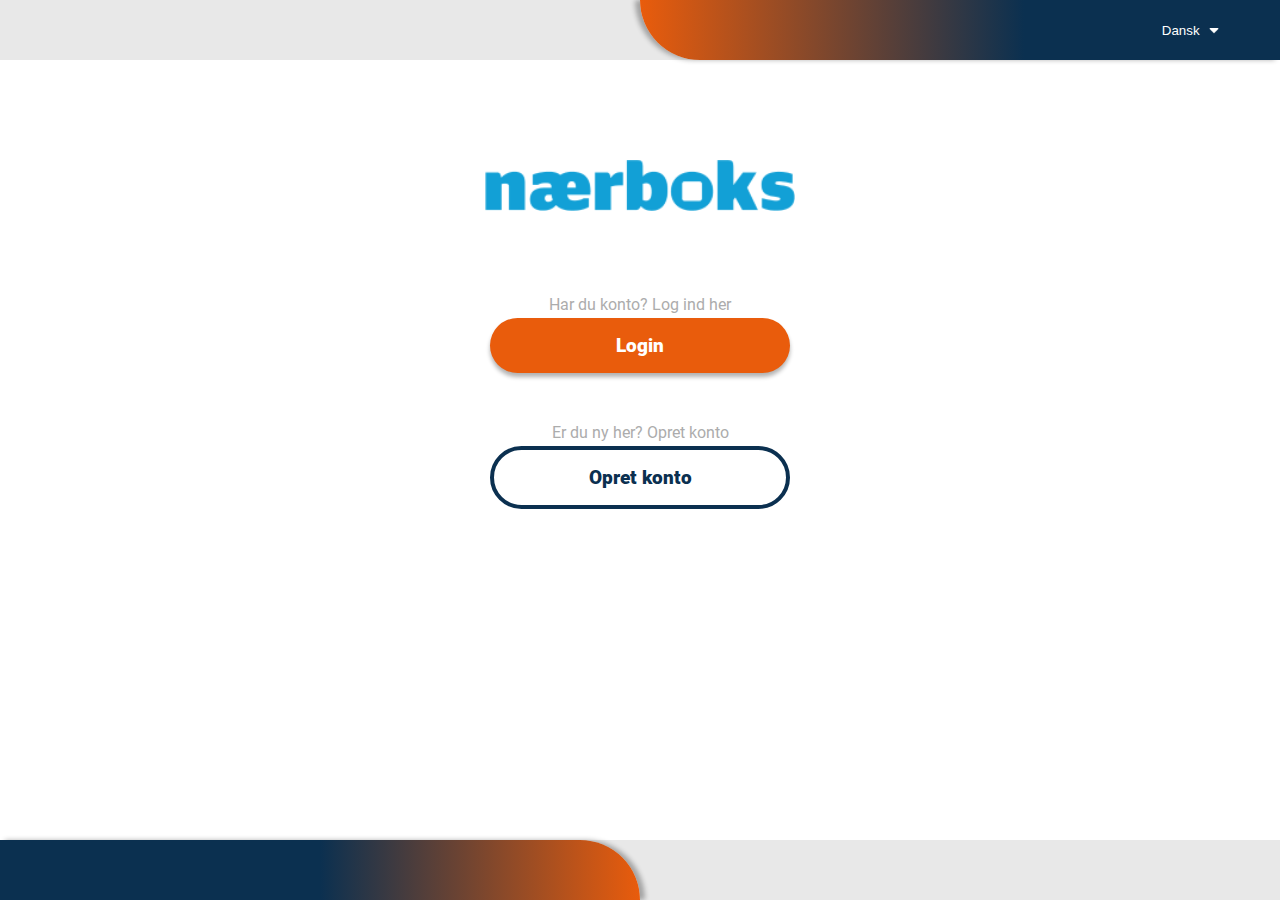
<file: Naerboks Eksamensprojekt/index.html>
<!DOCTYPE html>
<html lang="da">
<head>
    <meta charset="UTF-8">
    <meta name="viewport" content="width=device-width, initial-scale=1.0">
    <title>Nærboks Login</title>
    <link rel="stylesheet" href="style.css">
</head>
<body>

    <!--Header-->
    <header class="header">
        <!--Header Box Styling-->
        <div class="header__box"></div>

        <button class="header__languageSelection">
            <span class="header__languageName">Dansk</span>
            <span class="header__languageIcon">
                <img class="header__languageImage" src="images\arrowDownIcon.png" alt="Tryk for at vælge sprog">
            </span>
        </button>
    </header>

    <main class="main">
        <!--Logo-->
        <span class="logo">
            <img class="logo__image" src="images\naerboksLogoPrimary.png" alt="Nærboks logo">
        </span>

        <!--Sign In Options-->
        <section class="signInOptions">
            <section class="login">
                <p class="login__description">Har du konto? Log ind her</p>
                <a class="login__link" href="login.html">Login</a>
            </section>

            <section class="signUp">
                <p class="signUp__description">Er du ny her? Opret konto</p>
                <a class="signUp__link" href="createAccount.html">Opret konto</a>
            </section>
        </section>
    </main>

    <!-- Footer -->
    <footer class="footer">
        <!--Footer Box Styling-->
        <div class="footer__box"></div>
    </footer>

</body>
</html>
</file>
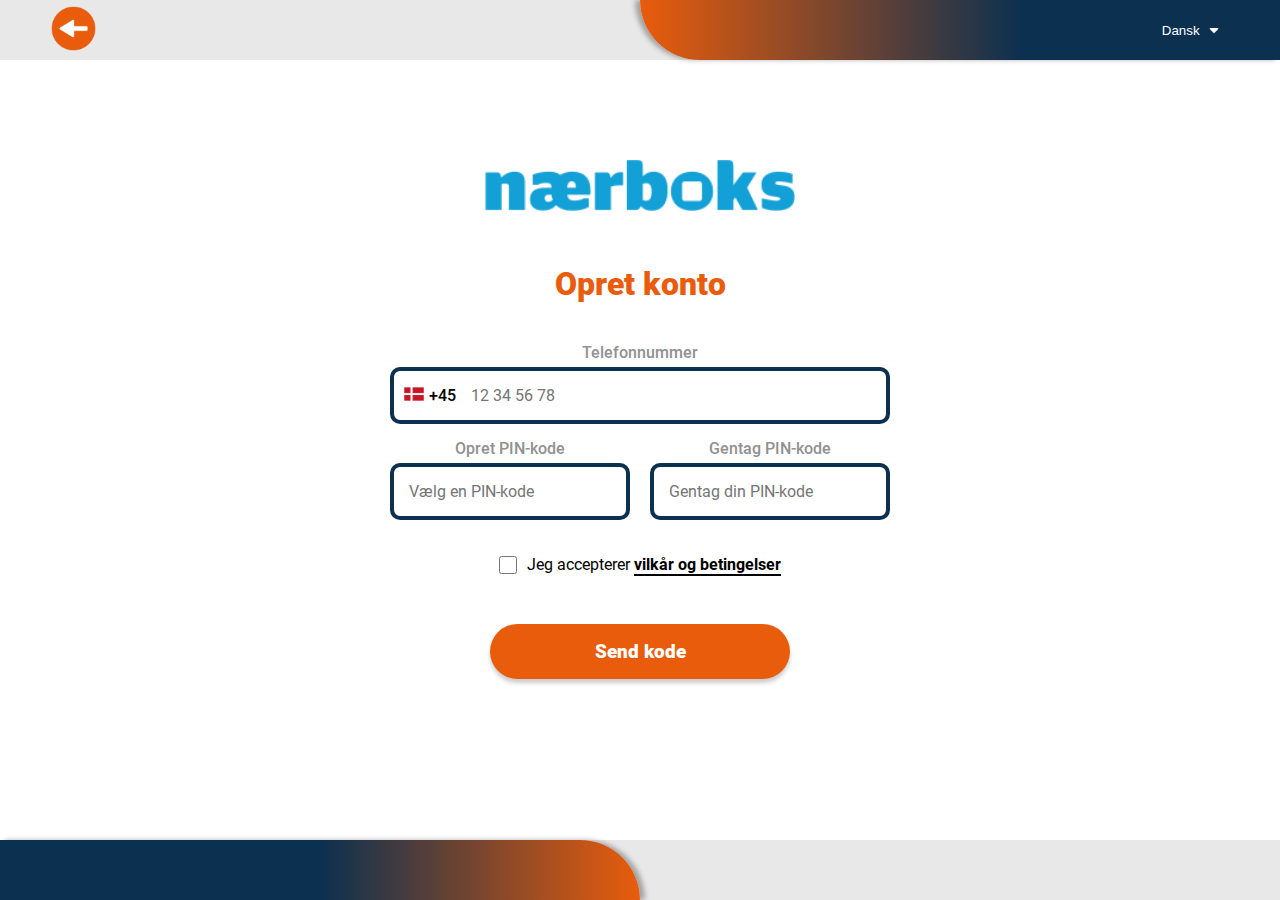
<file: Naerboks Eksamensprojekt/createAccount.html>
<!DOCTYPE html>
<html lang="da">
<head>
    <meta charset="UTF-8">
    <meta name="viewport" content="width=device-width, initial-scale=1.0">
    <title>Opret konto</title>
    <link rel="stylesheet" href="style.css">
</head>
<body>
    
    <!--Header-->
    <header class="header">
        <!--Header Box Styling-->
        <div class="header__box"></div>

        <a class="header__backButton" href="index.html">
            <img src="images\arrowLeftIcon.png" alt="Gå tilbage">
        </a>
        <button class="header__languageSelection">
            <span class="header__languageName">Dansk</span>
            <span class="header__languageIcon">
                <img class="header__languageImage" src="images\arrowDownIcon.png" alt="Tryk for at vælge sprog">
            </span>
        </button>
    </header>

    <main class="main">
        <!--Logo-->
        <span class="logo">
            <img class="logo__image" src="images\naerboksLogoPrimary.png" alt="Nærboks logo">
        </span>

        <!--Create Account Form-->
        <form class="createAccountForm">
            <fieldset class="createAccountForm__fieldset">
                <legend class="createAccountForm__legend">Opret konto</legend>

                <!--Phonenumber-->
                <div class="createAccountForm__inputGroup">
                    <label class="createAccountForm__label" for="phoneNumber">Telefonnummer</label>
                    <div class="createAccountForm__inputWrapper inputAnimation inputAnimation">
                        <span class="createAccountForm__flag">
                            <img class="createAccountForm__image" src="images\flagDenmark.png" alt="Danmarks flag">
                        </span>
                        <span class="createAccountForm__countryCode">+45</span>
                        <input class="createAccountForm__input" type="tel" id="phoneNumber" placeholder="12 34 56 78" maxlength="8" required>
                    </div>
                </div>

                <!--Create PIN code-->
                <div class="createAccountForm__pinCodeGroup">
                    <div class="createAccountForm__inputGroup">
                        <label class="createAccountForm__label" for="pinCode">Opret PIN-kode</label>
                        <input class="createAccountForm__input createAccountForm__pinCode inputAnimation" type="password" id="pinCode" placeholder="Vælg en PIN-kode" maxlength="6" required>
                    </div>

                    <!--Confirm PIN code-->
                    <div class="createAccountForm__inputGroup">
                        <label class="createAccountForm__label" for="confirmPinCode">Gentag PIN-kode</label>
                        <input class="createAccountForm__input createAccountForm__pinCode inputAnimation" type="password" id="confirmPinCode" placeholder="Gentag din PIN-kode" inputmode="numeric" required>
                    </div>
                </div>

                <!--Checkbox for Terms & Conditions-->
                <div class="createAccountForm__terms">
                    <input class="createAccountForm__checkbox" type="checkbox" id="acceptTerms">
                    <label class="createAccountForm__termsLabel" for="acceptTerms">
                        Jeg accepterer <a class="createAccountForm__termsLink" href="#">vilkår og betingelser</a>
                    </label>
                </div>

                <!--Send Code Button-->
                <a class="createAccountForm__submitButton" href="verify.html">Send kode</a>
            </fieldset>
        </form>
    </main>

    <!-- Footer -->
    <footer class="footer">
        <!--Footer Box Styling-->
        <div class="footer__box"></div>
    </footer>

</body>
</html>
</file>
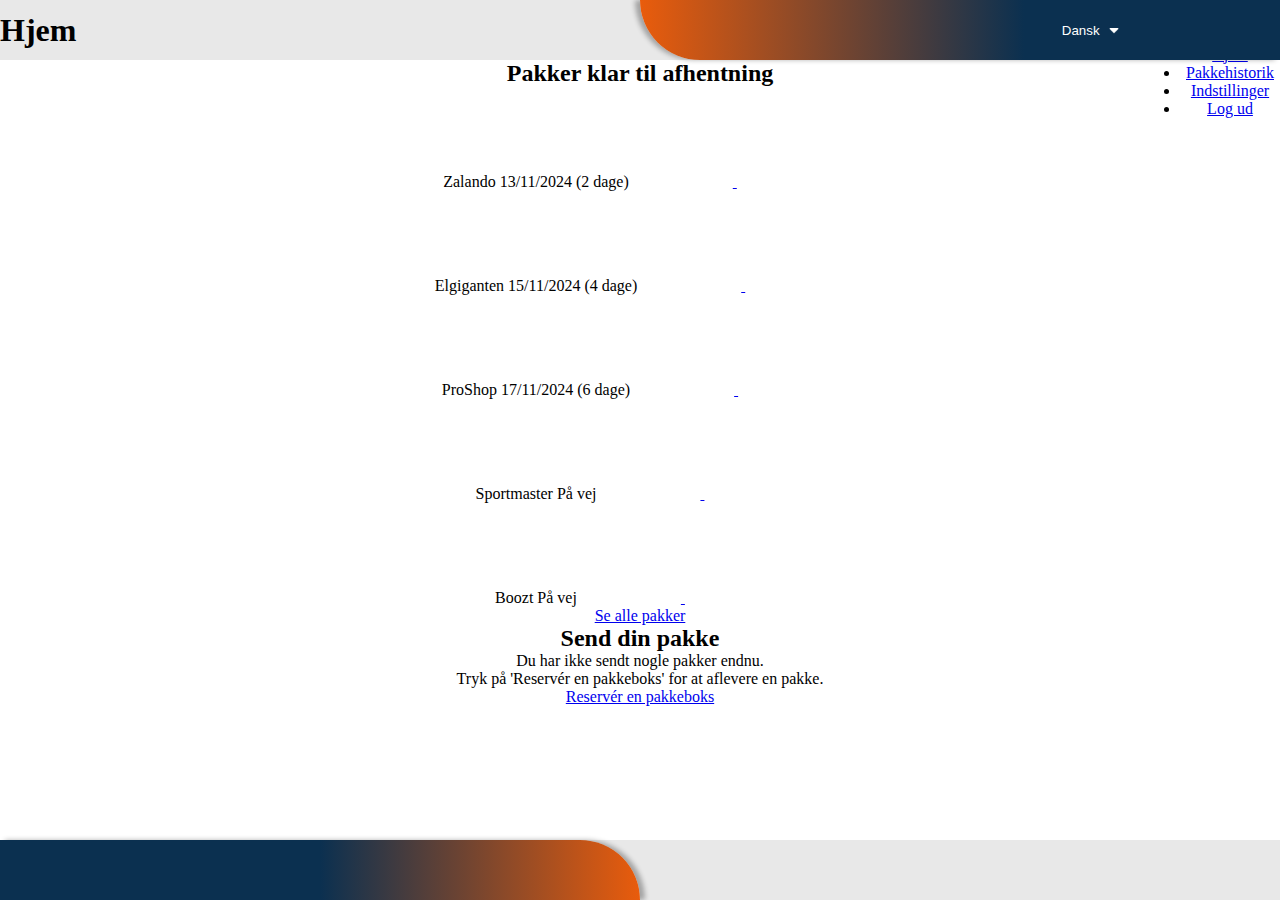
<file: Naerboks Eksamensprojekt/home.html>
<!DOCTYPE html>
<html lang="da">
<head>
    <meta charset="UTF-8">
    <meta name="viewport" content="width=device-width, initial-scale=1.0">
    <title>Hjem</title>
    <link rel="stylesheet" href="style.css">
</head>
<body>
    
    <!--Header-->
    <header class="header">
        <!--Header Box Styling-->
        <div class="header__box"></div>

        <h1 class="header__title">Hjem</h1>

        <!-- Sprogvalg -->
        <button class="header__languageSelection">
            <span class="header__languageName">Dansk</span>
            <span class="header__languageIcon">
                <img class="header__languageImage" src="images\arrowDownIcon.png" alt="Tryk for at vælge sprog">
            </span>
        </button>

        <!--Burger-menu-->
        <div class="header__menu">
            <button class="header__menuButton">
                <img class="header__menuImage" src="images\burgerMenuIcon.png" alt="Åbn menu">
            </button>
            <ul class="header__menuDropdown">
                <li class="header__menuItem">
                    <a class="header__menuLink" href="home.html">Hjem</a>
                </li>
                <li class="header__menuItem">
                    <a class="header__menuLink" href="#">Pakkehistorik</a>
                </li>
                <li class="header__menuItem">
                    <a class="header__menuLink" href="#">Indstillinger</a>
                </li>
                <li class="header__menuItem">
                    <a class="header__menuLink" href="index.html">Log ud</a>
                </li>
            </ul>
        </div>
    </header>

    <!--Main Content-->
    <main class="home">
        <!--Packages ready for collecting-->
        <section class="home__packages">
            <h2 class="home__sectionTitle">Pakker klar til afhentning</h2>
            <ul class="home__packageList">
                <li class="home__packageItem">
                    <span class="home__companyName">Zalando</span>
                    <span class="home__pickupDate">13/11/2024 <span class="home__countdown home__countdown--highlight">(2 dage)</span></span>
                    <a class="home__actionsButton" href="#">
                        <img class="home__itemIcon" src="images\packageIcon.png" alt="Pakkedetaljer ikon">
                        <img class="home__itemIcon" src="images\arrowRightIcon.png" alt="Gå til pakkedetaljer">
                    </a>
                </li>

                <li class="home__packageItem">
                    <span class="home__companyName">Elgiganten</span>
                    <span class="home__pickupDate">15/11/2024 <span class="home__countdown">(4 dage)</span></span>
                    <a class="home__actionsButton" href="#">
                        <img class="home__itemIcon" src="images\packageIcon.png" alt="Pakkedetaljer ikon">
                        <img class="home__itemIcon" src="images\arrowRightIcon.png" alt="Gå til pakkedetaljer">
                    </a>
                </li>

                <li class="home__packageItem">
                    <span class="home__companyName">ProShop</span>
                    <span class="home__pickupDate">17/11/2024 <span class="home__countdown">(6 dage)</span></span>
                    <a class="home__actionsButton" href="#">
                        <img class="home__itemIcon" src="images\packageIcon.png" alt="Pakkedetaljer ikon">
                        <img class="home__itemIcon" src="images\arrowRightIcon.png" alt="Gå til pakkedetaljer">
                    </a>
                </li>

                <li class="home__packageItem">
                    <span class="home__companyName">Sportmaster</span>
                    <span class="home__pickupDate">På vej</span>
                    <a class="home__actionsButton" href="#">
                        <img class="home__itemIcon" src="images\packageIcon.png" alt="Pakkedetaljer ikon">
                        <img class="home__itemIcon" src="images\arrowRightIcon.png" alt="Gå til pakkedetaljer">
                    </a>
                </li>

                <li class="home__packageItem">
                    <span class="home__companyName">Boozt</span>
                    <span class="home__pickupDate">På vej</span>
                    <a class="home__actionsButton" href="#">
                        <img class="home__itemIcon" src="images\packageIcon.png" alt="Pakkedetaljer ikon">
                        <img class="home__itemIcon" src="images\arrowRightIcon.png" alt="Gå til pakkedetaljer">
                    </a>
                </li>
            </ul>
            <a class="home__allPackages" href="#">Se alle pakker</a>
        </section>

        <!--Send your package-->
        <section class="home__sendPackage">
            <h2 class="home__sectionTitle">Send din pakke</h2>
            <p class="home__noPackages">Du har ikke sendt nogle pakker endnu.</p>
            <p class="home__noPackages">Tryk på 'Reservér en pakkeboks' for at aflevere en pakke.</p>
            <a class="home__reserveButton" href="#">Reservér en pakkeboks</a>
        </section>
    </main>

    <!-- Footer -->
    <footer class="footer">
        <!--Footer Box Styling-->
        <div class="footer__box"></div>
    </footer>

</body>
</html>
</file>
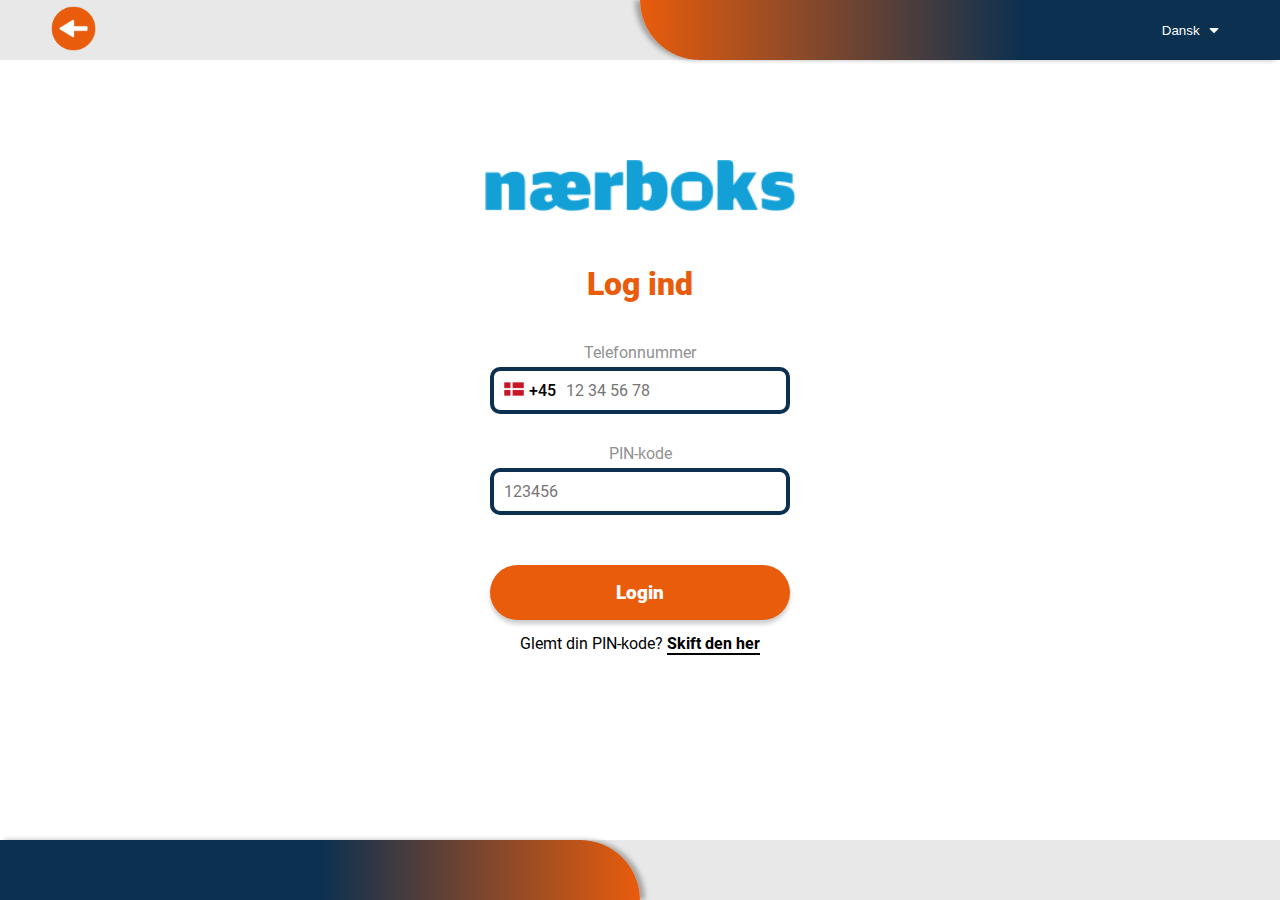
<file: Naerboks Eksamensprojekt/login.html>
<!DOCTYPE html>
<html lang="da">
<head>
    <meta charset="UTF-8">
    <meta name="viewport" content="width=device-width, initial-scale=1.0">
    <title>Login</title>
    <link rel="stylesheet" href="style.css">
</head>
<body>

    <!--Header-->
    <header class="header">
        <!--Header Box Styling-->
        <div class="header__box"></div>

        <a class="header__backButton" href="index.html">
            <img src="images\arrowLeftIcon.png" alt="Gå tilbage">
        </a>
        <button class="header__languageSelection">
            <span class="header__languageName">Dansk</span>
            <span class="header__languageIcon">
                <img class="header__languageImage" src="images\arrowDownIcon.png" alt="Tryk for at vælge sprog">
            </span>
        </button>
    </header>

    <!--Logo-->
    <span class="logo">
        <img class="logo__image" src="images\naerboksLogoPrimary.png" alt="Nærboks logo">
    </span>

    <main class="main">
        <!--Login Form-->
        <form class="loginForm">
            <fieldset class="loginForm__fieldset">
                <legend class="loginForm__legend">Log ind</legend>

                <div class="loginForm__inputGroup">
                    <label class="loginForm__label" for="phoneNumber">Telefonnummer</label>
                    <div class="loginForm__inputWrapper inputAnimation">
                        <span class="loginForm__flag">
                            <img class="loginForm__image" src="images\flagDenmark.png" alt="Danmarks flag">
                        </span>
                        <span class="loginForm__countryCode">+45</span>
                        <input class="loginForm__input" type="tel" id="phoneNumber" maxlength="8" placeholder="12 34 56 78" required>
                    </div>
                </div>

                <div class="loginForm__inputGroup">
                    <label class="loginForm__label" for="pinCode">PIN-kode</label>
                    <input class="loginForm__input loginForm__pinCode inputAnimation" type="password" id="pinCode" maxlength="6" placeholder="123456" inputmode="numeric" required>
                </div>

                <a class="loginForm__submitButton" href="home.html">Login</a>
                <p class="loginForm__forgotPin">
                    Glemt din PIN-kode?
                    <a class="loginForm__forgotPin--highlight" href="#">Skift den her</a>
                </p>
            </fieldset>
        </form>
    </main>

    <!-- Footer -->
    <footer class="footer">
        <!--Footer Box Styling-->
        <div class="footer__box"></div>
    </footer>

</body>
</html>
</file>
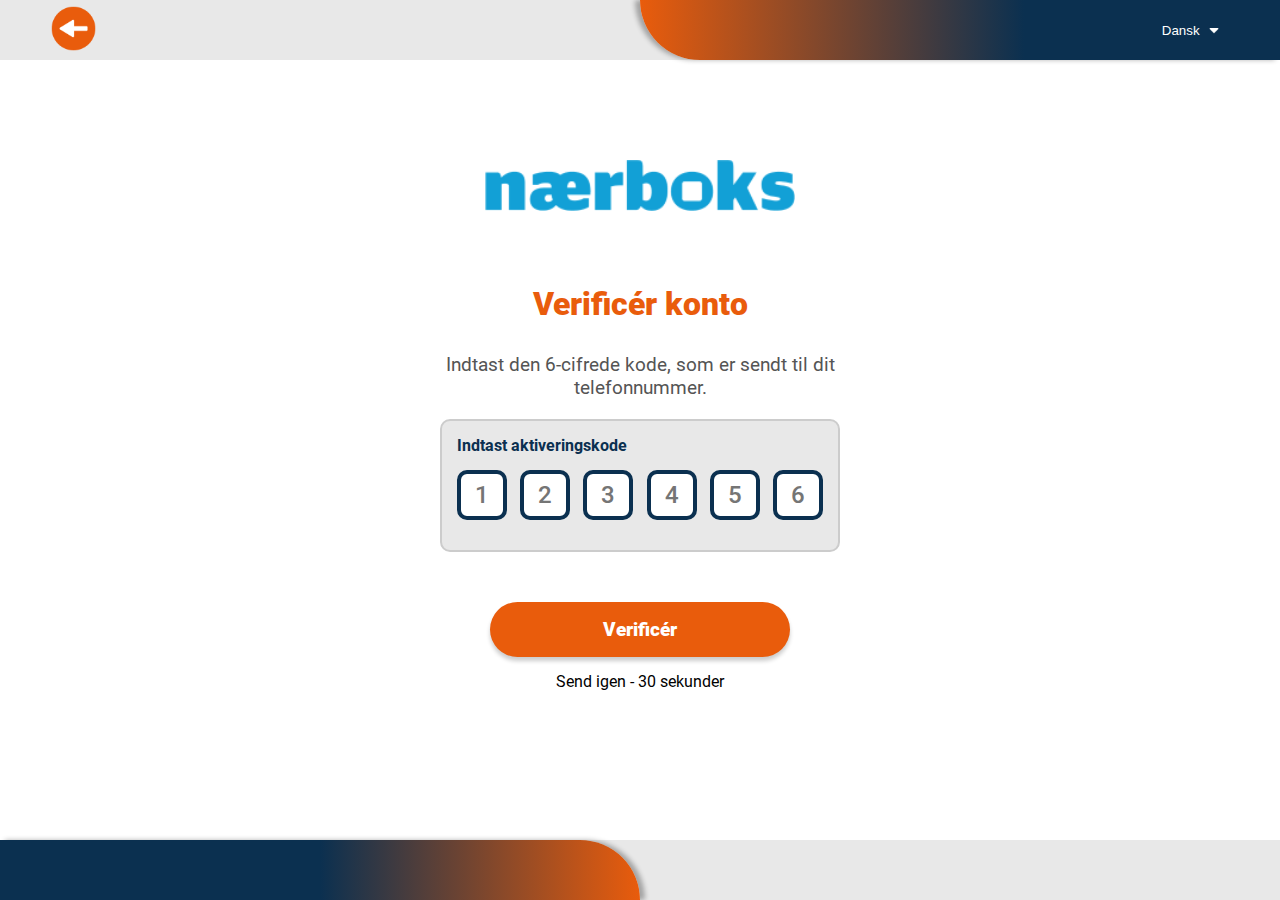
<file: Naerboks Eksamensprojekt/verify.html>
<!DOCTYPE html>
<html lang="da">
<head>
    <meta charset="UTF-8">
    <meta name="viewport" content="width=device-width, initial-scale=1.0">
    <title>Verificér konto</title>
    <link rel="stylesheet" href="style.css">
</head>
<body>

    <header class="header">
        <!--Header Box Styling-->
        <div class="header__box"></div>

        <a class="header__backButton" href="createAccount.html">
            <img src="images\arrowLeftIcon.png" alt="Gå tilbage">
        </a>
        <button class="header__languageSelection">
            <span class="header__languageName">Dansk</span>
            <span class="header__languageIcon">
                <img class="header__languageImage" src="images\arrowDownIcon.png" alt="Tryk for at vælge sprog">
            </span>
        </button>
    </header>

    <main class="main">
        <!--Logo-->
        <span class="logo">
            <img class="logo__image" src="images\naerboksLogoPrimary.png" alt="Nærboks logo">
        </span>

        <!--Verification Form-->
        <form class="verificationForm">
            <fieldset class="verificationForm__fieldset">
                <legend class="verificationForm__legend">Verificér konto</legend>

                <p class="verificationForm__description">
                    Indtast den 6-cifrede kode, som er sendt til dit telefonnummer.
                </p>

                <div class="verificationForm__inputGroup inputAnimation">
                    <label class="verificationForm__label" for="activationCode">Indtast aktiveringskode</label>
                    <div class="verificationForm__codeWrapper">
                        <input class="verificationForm__codeInput" type="text" maxlength="1" inputmode="numeric" placeholder="1" required>
                        <input class="verificationForm__codeInput" type="text" maxlength="1" inputmode="numeric" placeholder="2" required>
                        <input class="verificationForm__codeInput" type="text" maxlength="1" inputmode="numeric" placeholder="3" required>
                        <input class="verificationForm__codeInput" type="text" maxlength="1" inputmode="numeric" placeholder="4" required>
                        <input class="verificationForm__codeInput" type="text" maxlength="1" inputmode="numeric" placeholder="5" required>
                        <input class="verificationForm__codeInput" type="text" maxlength="1" inputmode="numeric" placeholder="6" required>
                    </div>
                </div>

                <!--Verify Button-->
                <a class="verificationForm__submitButton" href="home.html">Verificér</a>
                <p class="verificationForm__resendCode">
                    Send igen - <span class="verificationForm__timer">30 sekunder</span>
                </p>
            </fieldset>
        </form>
    </main>

    <!-- Footer -->
    <footer class="footer">
        <!--Footer Box Styling-->
        <div class="footer__box"></div>
    </footer>

    <script>
        const inputs = document.querySelectorAll(".verificationForm__codeInput");
    
        inputs.forEach((input, index) => {
            input.addEventListener("input", () => {
                if (input.value.length === 1 && index < inputs.length - 1) {
                    inputs[index + 1].focus();
                }
            });
    
            input.addEventListener("keydown", (e) => {
                if (e.key === "Backspace" && index > 0 && input.value === "") {
                    inputs[index - 1].focus();
                }
            });
        });
    </script>
</body>
</html>
</file>
<file: Naerboks Eksamensprojekt/style.css>
/* Fonts */
@font-face {
    font-family: "Roboto-Black";
    src: url("fonts/Roboto/Roboto-Black.ttf");
}

@font-face {
    font-family: "Roboto-Regular";
    src: url("fonts/Roboto/Roboto-Regular.ttf");
}

@font-face {
    font-family: "Roboto-Medium";
    src: url("fonts/Roboto/Roboto-Medium.ttf");
}

@font-face {
    font-family: "Roboto-Bold";
    src: url("fonts/Roboto/Roboto-Bold.ttf");
}


/* General Styling */
* {
    margin: 0;
    padding: 0;
    box-sizing: border-box;
}

body {
    display: flex;
    flex-direction: column;
    min-height: 100vh;
    text-align: center;
    width: 100%;
    overflow-x: hidden;
}

header, footer {
    display: flex;
    justify-content: space-between;
    align-items: center;
    flex-shrink: 0;
    height: 60px;
    background-color: #E8E8E8;
    border: none;
    position: relative;
    width: 100%;
    left: 0;
}

/* Header Styling */
.header__box {
    width: 50%;
    height: 100%;
    background: linear-gradient(to left, #0B3050 40%, #E95C0C);
    margin-left: auto;
    position: absolute;
    right: 0;
    top: 0;
    z-index: 0;
    border-bottom-left-radius: 200px;
    box-shadow: -5px 0px 5px rgba(0, 0, 0, 0.3);
}

.header__languageSelection {
    display: flex;
    align-items: center;
    position: relative;
    z-index: 1;
    background: none;
    border: none;
    margin-left: auto;
    color: white;
    padding: 10px 3vw;
    margin-right: 20px;
}

.header__backButton img {
    width: 50%;
    max-width: 45px;
    min-width: 40px;
    margin: 0 2vw 0 4vw;
}

.header__languageImage {
    width: 16px;
    height: 16px;
    margin-left: 6px;
    margin-top: 3px;
}

/* Main Section */
main {
    flex: 1;
    display: flex;
    flex-direction: column;
}

/* Nærboks Logo */
.logo__image {
    margin: 100px 0 50px 0;
    width: 65%;
    max-width: 310px;
}

/* Login & Sign Up */
.login__description, .signUp__description {
    font-family: "Roboto-Regular";
    color: rgb(172, 172, 172);
    font-size: 16px;
}

.signInOptions {
    display: flex;
    flex-direction: column;
    align-items: center;
    gap: 50px;
    margin: 30px;
}

.login, .signUp {
    display: flex;
    flex-direction: column;
    align-items: center;
    gap: 4px;
}

.login__link, .signUp__link {
    display: flex;
    justify-content: center;
    align-items: center;
    white-space: nowrap;
    font-size: 1.2rem;
    padding: 1rem 0;
    width: 300px;
    box-sizing: border-box;
    font-family: "Roboto-Black";
}

.login__link {
    color: white;
    background-color: #E95C0C;
    border-radius: 200px;
    text-decoration: none;
    box-shadow: 0px 4px 4px rgba(0, 0, 0, 0.3);
}

.signUp__link {
    color: #0B3050;
    background-color: transparent;
    border: 4px solid #0B3050;
    border-radius: 200px;
    text-decoration: none;
}

/* Login Form */
.loginForm {
    display: flex;
    justify-items: center;
    justify-content: center;
}

.loginForm__fieldset {
    border: none;
    padding: 0;
}

.loginForm__legend {
    font-size: 2rem;
    font-family: "Roboto-Black";
    color: #E95C0C;
    margin-bottom: 40px;
}

.loginForm__inputGroup {
    display: flex;
    flex-direction: column;
    margin-bottom: 30px;
}

.loginForm__inputWrapper {
    display: flex;
    align-items: center;
    border: 4px solid #0b3050;
    border-radius: 10px;
    padding: 10px;
    gap: 5px;
}

.loginForm__flag img {
    width: 20px;
    height: 14px;
}

.loginForm__countryCode {
    font-size: 1rem;
    font-family: "Roboto-Medium";
    padding-right: 5px;
}

.loginForm__input {
    border: none;
    outline: none;
    font-size: 1rem;
    font-family: "Roboto-Regular";
    color: #0B3050;
}

.loginForm__pinCode {
    border: 4px solid #0B3050;
    border-radius: 10px;
    padding: 10px;
}

.loginForm__label {
    font-family: "Roboto-Regular";
    margin-bottom: 5px;
    color: #919191;
}

.loginForm__submitButton {
    display: block;
    width: 100%;
    background-color: #E95C0C;
    color: white;
    text-align: center;
    font-size: 1.2rem;
    text-decoration: none;
    font-family: "Roboto-Black";
    padding: 1rem 0;
    width: 300px;
    border-radius: 200px;
    margin-top: 50px;
    box-shadow: 0 4px 4px rgba(0, 0, 0, 0.2);
}

.loginForm__forgotPin {
    margin-top: 14px;
    font-family: "Roboto-Regular";
}

.loginForm__forgotPin--highlight {
    font-family: "Roboto-Bold";
    text-decoration: none;
    border-bottom: 2px solid black;
    color: black;
}


/* Create Account Form */
.createAccountForm {
    display: flex;
    flex-direction: column;
    align-items: center;
}

.createAccountForm__fieldset {
    border: none;
    width: 100%;
    max-width: 400px;
}

.createAccountForm__legend {
    font-size: 2rem;
    font-family: "Roboto-Black";
    color: #E95C0C;
    margin-bottom: 40px;
}

.createAccountForm__inputGroup {
    display: flex;
    flex-direction: column;
    margin-bottom: 15px;
    gap: 5px;
    flex: 1;
}

.createAccountForm__pinCodeGroup {
    display: flex;
    gap: 20px;
    justify-content: space-between;
    margin-bottom: 20px;
}

.createAccountForm__label {
    font-family: "Roboto-Medium";
    color: #919191;
    font-size: 1rem;
}

.createAccountForm__inputWrapper {
    display: flex;
    align-items: center;
    border: 4px solid #0B3050;
    border-radius: 10px;
    padding: 10px;
    gap: 5px;
}

.createAccountForm__flag img {
    width: 20px;
    height: 14px;
}

.createAccountForm__countryCode {
    font-size: 1rem;
    font-family: "Roboto-Medium";
    padding-right: 5px;
}

.createAccountForm__input {
    border: None;
    font-size: 1rem;
    color: #0B3050;
    font-family: "Roboto-Regular";
    padding: 5px;
    outline: none;
}


.createAccountForm__pinCode {
    border: 4px solid #0B3050;
    border-radius: 10px;
    padding: 15px;
}

.createAccountForm__terms {
    display: flex;
    align-items: center;
    justify-content: center;
    gap: 10px;
    font-family: "Roboto-Regular";
    font-size: 1rem;
}

.createAccountForm__checkbox {
    width: 18px;
    height: 18px;
}

.createAccountForm__termsLink {
    font-family: "Roboto-Bold";
    color: black;
    text-decoration: none;
    border-bottom: 2px solid black;
}

.createAccountForm__submitButton {
    display: block;
    width: 100%;
    background-color: #E95C0C;
    color: white;
    text-align: center;
    font-size: 1.2rem;
    text-decoration: none;
    font-family: "Roboto-Black";
    padding: 1rem 0;
    width: 300px;
    border-radius: 200px;
    margin-top: 50px;
    margin: 50px auto 0 auto;
    box-shadow: 0 4px 4px rgba(0, 0, 0, 0.2);
}

/* Verification Form */
.verificationForm {
    display: flex;
    flex-direction: column;
    align-items: center;
    margin: 20px 0;
}

.verificationForm__fieldset {
    border: none;
    width: 100%;
    max-width: 400px;
}

.verificationForm__legend {
    font-size: 2rem;
    font-family: "Roboto-Black";
    color: #E95C0C;
    margin-bottom: 30px;
}

.verificationForm__description {
    font-family: "Roboto-Regular";
    color: #555;
    margin-bottom: 20px;
    font-size: 1.2rem;
}

.verificationForm__inputGroup {
    border: 2px solid #cccccc;
    background-color: #E8E8E8;
    border-radius: 10px;
    padding: 15px;
    display: flex;
    flex-direction: column;
}

.verificationForm__label {
    font-family: "Roboto-Bold";
    color: #0B3050;
    font-size: 1rem;
    display: block;
    text-align: left;
   margin-bottom: 15px;
}

.verificationForm__codeWrapper {
    display: flex;
    justify-content: space-between;
    margin-bottom: 15px;
    box-sizing: border-box;
}


.verificationForm__codeInput {
    width: 50px;
    height: 50px;
    text-align: center;
    font-size: 1.5rem;
    font-family: "Roboto-Medium";
    border: 4px solid #0B3050;
    border-radius: 10px;
}

.verificationForm__submitButton {
    display: block;
    width: 100%;
    background-color: #E95C0C;
    color: white;
    text-align: center;
    font-size: 1.2rem;
    text-decoration: none;
    font-family: "Roboto-Black";
    padding: 1rem 0;
    width: 300px;
    border-radius: 200px;
    margin-top: 50px;
    margin: 50px auto 0 auto;
    box-shadow: 0 4px 4px rgba(0, 0, 0, 0.2);
}

.verificationForm__resendCode {
    font-family: "Roboto-Regular";
    margin-top: 15px
}


/* Footer Styling */
.footer__box {
    width: 50%;
    height: 100%;
    background: linear-gradient(to left, #E95C0C, #0B3050 50%);
    right: 0;
    top: 0;
    z-index: 0;
    border-top-right-radius: 200px;
    box-shadow: 5px 0px 5px rgba(0, 0, 0, 0.3);
}


/* CSS Animation for all forms */
.inputAnimation:focus-within {
    transform: scale(1.05);
    box-shadow: 0 8px 15px rgba(0, 0, 0, 0.2);
    border: 4px solid #145288;
}


/* Media Queries - Mobil & Tablet */
@media (max-width: 500px) {
    .logo__image {
        width: 70%;
    }

    .createAccountForm__pinCodeGroup {
        flex-direction: column;
        gap: 0px;
    }

    .createAccountForm__input, .createAccountForm__inputWrapper {
        width: 90%;
        margin: 0 auto;
    }

    .verificationForm__description {
        width: 90%;
        margin: 0 auto;
    }

    .verificationForm__codeInput {
        width: 40px;
        height: 40px;
        font-size: 1rem;
    }

    .verificationForm__inputGroup {
        padding: 10px;
        width: 80%;
        margin: 0 auto;
    }

    .verificationForm__label {
        font-size: 0.9rem;
        margin: 10px 0px 5px 2px;
    }
}

@media (max-width: 400px) {
    .verificationForm__description {
        width: 80%;
    }
}

@media (max-width: 360px) {
    .login__link, .signUp__link {
        font-size: 1rem; 
        padding: 1rem 0; 
        width: 80vw;
    }

    .signUp__link {
        padding: 0.8rem 0;
        margin: auto 2vw;
    }

    .logo__image {
        width: 70%;
    }

    .createAccountForm__submitButton {
        width: 80%;
    }

    .loginForm__submitButton {
        width: 80%;
        margin: 0 auto;
    }

    .loginForm__inputGroup {
        width: 90%;
        margin: 30px auto;
    }

    .loginForm__forgotPin {
        font-size: 0.8rem;
    }

    .verificationForm__inputGroup {
        width: 80%;
    }

    .verificationForm__codeInput {
        width: 30px;
        height: 30px;
        border: 3px solid;
        font-size: 0.9rem;
    }

    .verificationForm__submitButton {
        width: 80%;
    }
}

@media (max-width: 280px) {
    .loginForm__inputGroup {
        width: 70%;
    }

    .verificationForm__codeInput {
        width: 20px;
        height: 20px;
        border-radius: 6px;
        font-size: 0.6rem;
        border: 2px solid;
    }
}
</file>
